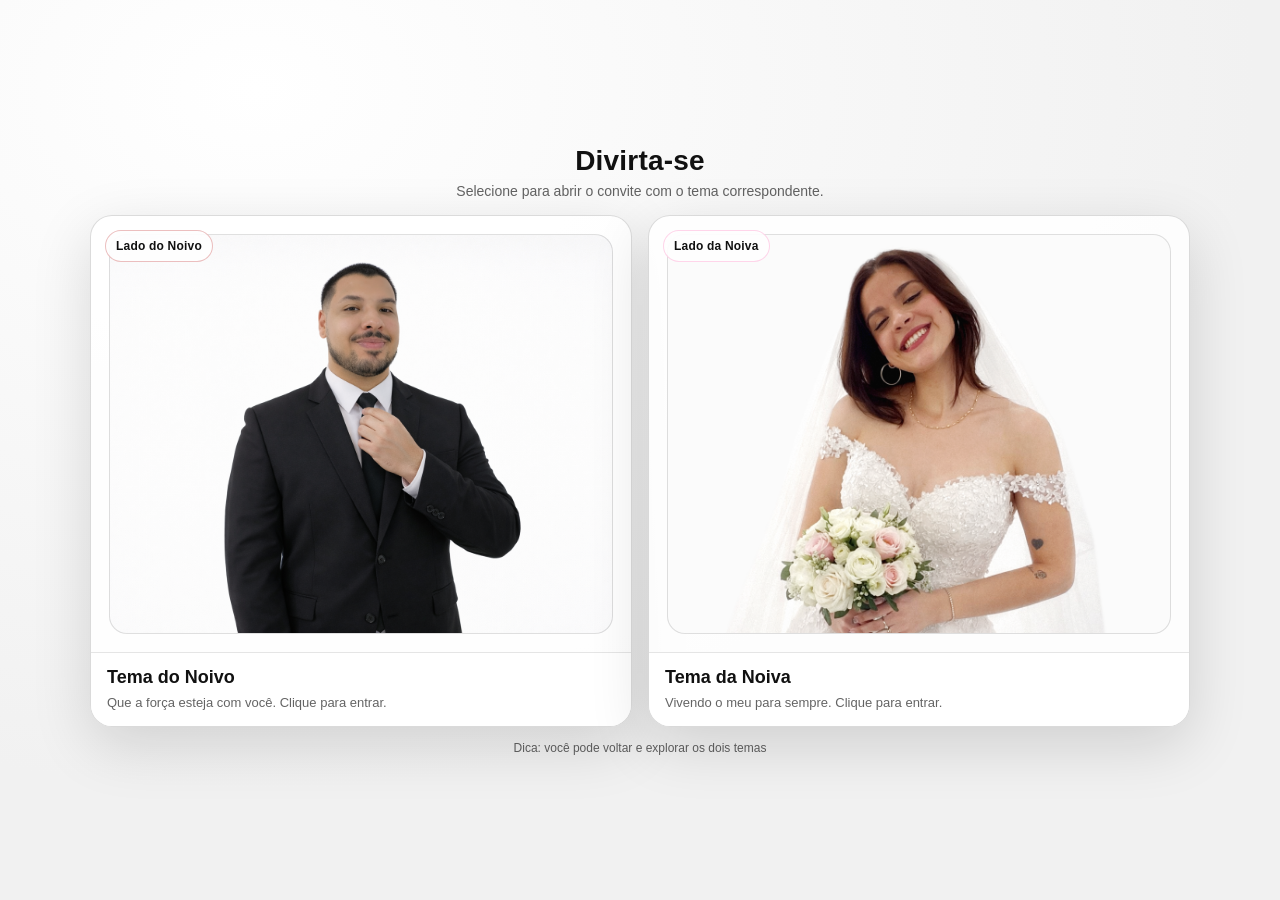
<file: index.html>
<!DOCTYPE html>
<html lang="pt-BR">

<head>
  <meta charset="UTF-8" />
  <meta name="viewport" content="width=device-width, initial-scale=1.0" />
  <title>Convite — Escolha seu lado</title>
  <style>
    :root {
      --text: #111;
      --muted: rgba(17, 17, 17, 0.65);
      --card: rgba(255, 255, 255, 0.85);
      --border: rgba(0, 0, 0, 0.14);
      --shadow: 0 18px 60px rgba(0, 0, 0, 0.14);
      --radius: 22px;
      --max: 1100px;
    }

    * {
      box-sizing: border-box;
    }

    body {
      margin: 0;
      font-family: Arial;
      color: var(--text);
      min-height: 100vh;
      background: radial-gradient(1000px 700px at 20% 10%, #ffffff, #f1f1f1);
      display: grid;
      place-items: center;
      padding: 24px 16px;
    }

    .wrap {
      width: 100%;
      max-width: var(--max);
    }

    .top {
      display: grid;
      gap: 6px;
      margin-bottom: 16px;
      text-align: center;
    }

    .title {
      font-size: 28px;
      font-weight: 900;
      letter-spacing: 0.2px;
    }

    .subtitle {
      color: var(--muted);
      font-size: 14px;
    }

    .grid {
      display: grid;
      grid-template-columns: 1fr 1fr;
      gap: 16px;
    }

    .choice {
      position: relative;
      border-radius: var(--radius);
      border: 1px solid var(--border);
      background: var(--card);
      box-shadow: var(--shadow);
      overflow: hidden;
      cursor: pointer;
      text-decoration: none;
      color: inherit;
      min-height: 420px;
      display: grid;
      grid-template-rows: 1fr auto;
      transition: transform .10s ease, border .2s ease;
    }

    .choice:hover {
      transform: translateY(-2px);
      border-color: rgba(0, 0, 0, 0.25);
    }

    .hero {
      position: relative;
      display: grid;
      place-items: center;
      padding: 18px;
    }

    .img {
      width: 100%;
      height: 100%;
      min-height: 320px;
      border-radius: 18px;
      border: 1px solid rgba(0, 0, 0, 0.12);
      background: linear-gradient(135deg, rgba(0, 0, 0, 0.06), rgba(0, 0, 0, 0.02));
      overflow: hidden;
      display: grid;
      place-items: center;
      font-weight: 700;
      color: rgba(0, 0, 0, 0.45);
      text-align: center;
      padding: 10px;
    }

    /* Você vai trocar o background-image aqui depois */
    .img.noivo {
      background-image: url("assets/img/Noivo.png");
      background-size: cover;
      background-position: center;
      background-repeat: no-repeat;
      width: 100%; 
      height: 400px;
    }

    .img.noiva {
      background-image: url("assets/img/Noiva.png");
      background-size: cover;
      background-position: center;
      background-repeat: no-repeat;
      width: 100%; 
      height: 400px;
    }

    .label {
      padding: 14px 16px;
      display: grid;
      gap: 6px;
      background: rgba(255, 255, 255, 0.92);
      border-top: 1px solid rgba(0, 0, 0, 0.10);
    }

    .label h2 {
      margin: 0;
      font-size: 18px;
      font-weight: 900;
    }

    .label p {
      margin: 0;
      color: var(--muted);
      font-size: 13px;
      line-height: 1.4;
    }

    .pill {
      position: absolute;
      top: 14px;
      left: 14px;
      padding: 8px 10px;
      border-radius: 999px;
      font-size: 12px;
      font-weight: 800;
      letter-spacing: 0.2px;
      border: 1px solid rgba(0, 0, 0, 0.12);
      background: rgba(255, 255, 255, 0.75);
      backdrop-filter: blur(8px);
    }

    .pill.noivo {
      border-color: rgba(180, 0, 0, 0.25);
    }

    .pill.noiva {
      border-color: rgba(255, 105, 180, 0.28);
    }

    .footer {
      margin-top: 14px;
      text-align: center;
      color: var(--muted);
      font-size: 12px;
    }

    @media (max-width: 900px) {
      .grid {
        grid-template-columns: 1fr;
      }

      .choice {
        min-height: 380px;
      }

      .title {
        font-size: 24px;
      }
    }
  </style>
</head>

<body>
  <div class="wrap">
    <div class="top">
      <div class="title">Divirta-se</div>
      <div class="subtitle">Selecione para abrir o convite com o tema correspondente.</div>
    </div>

    <div class="grid">
      <!-- NOIVO -->
      <a class="choice" href="home.html?tema=noivo">
        <div class="hero">
          <div class="pill noivo">Lado do Noivo</div>

          <div class="img noivo"></div> <!-- ESSA DIV É A IMAGEM -->
        </div>

        <div class="label">
          <h2>Tema do Noivo</h2>
          <p>Que a força esteja com você. Clique para entrar.</p>
        </div>
      </a>

      <!-- NOIVA -->
      <a class="choice" href="home.html?tema=noiva">
        <div class="hero">
          <div class="pill noiva">Lado da Noiva</div>

          <div class="img noiva"></div> <!-- ESSA DIV É A IMAGEM -->
        </div>

        <div class="label">
          <h2>Tema da Noiva</h2>
          <p>Vivendo o meu para sempre. Clique para entrar.</p>
        </div>
      </a>

    </div>

    <div class="footer">
      Dica: você pode voltar e explorar os dois temas
    </div>
  </div>
</body>

</html>
</file>
